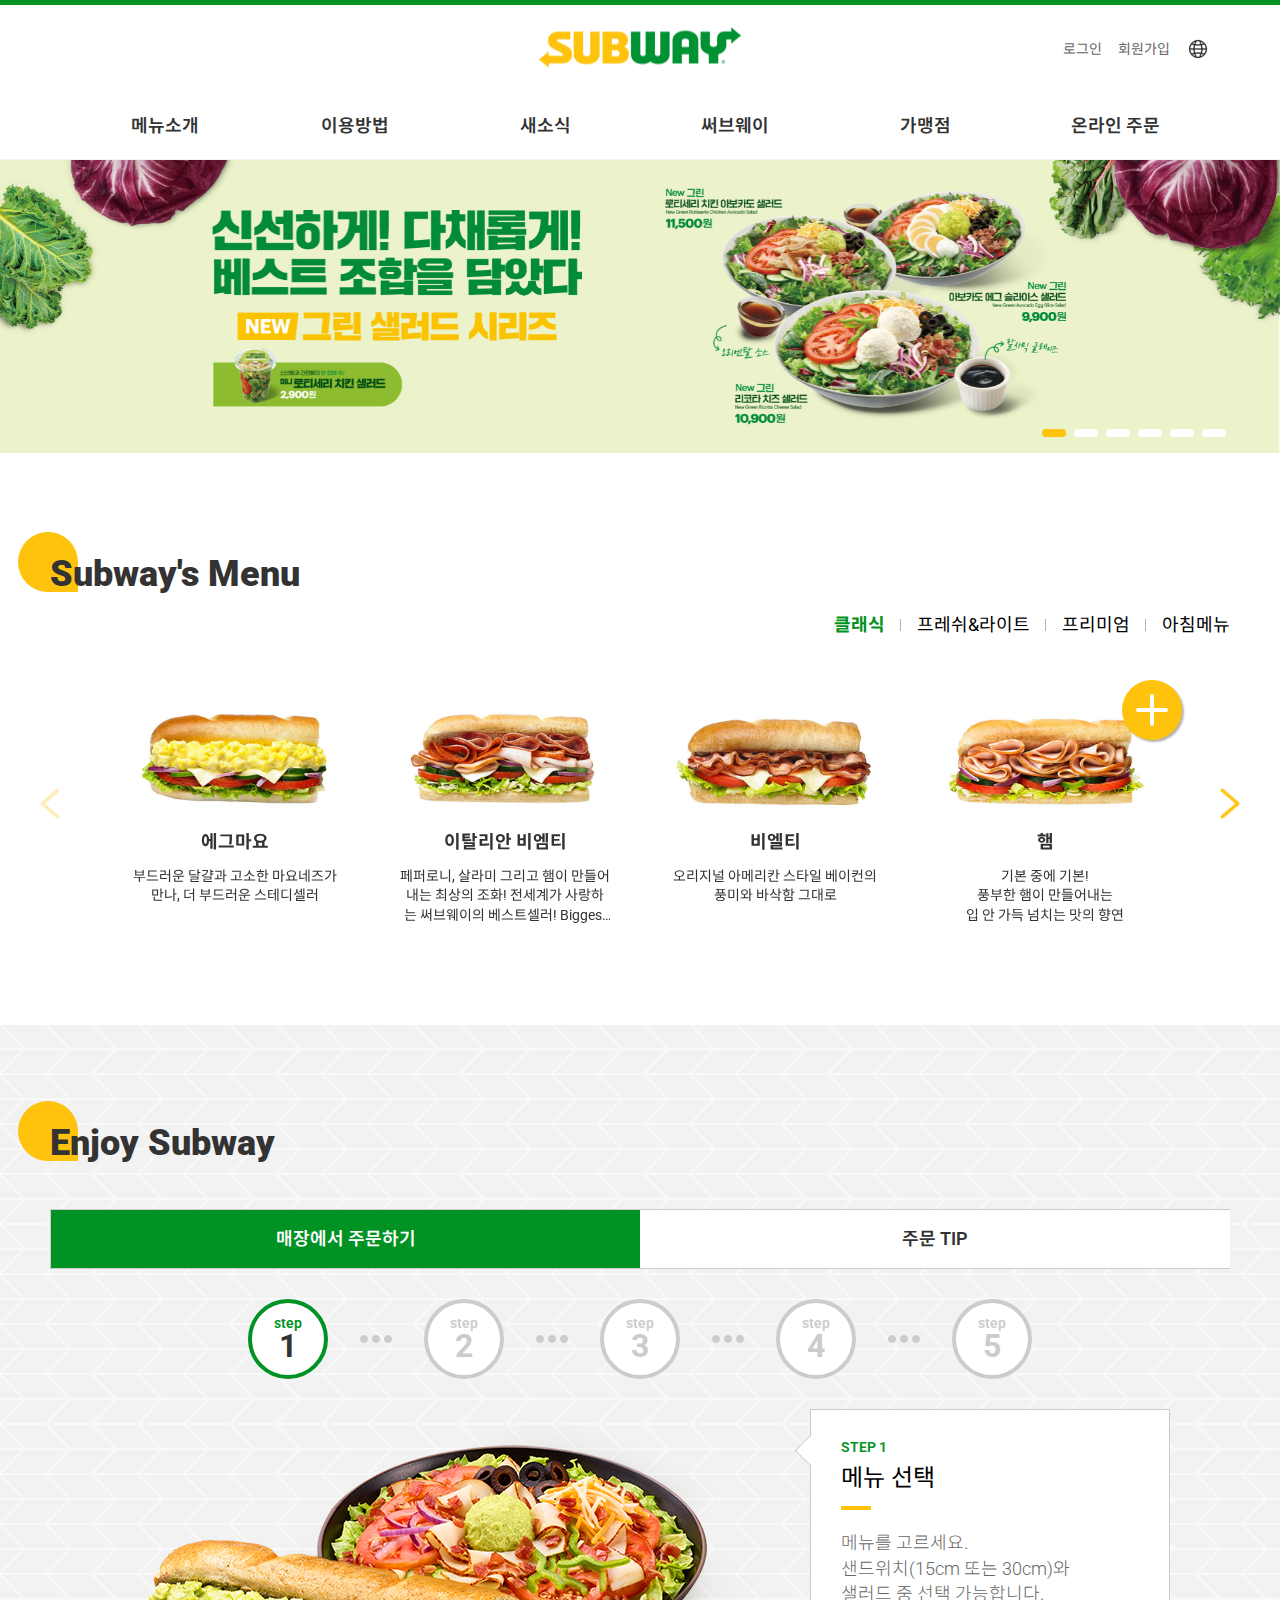
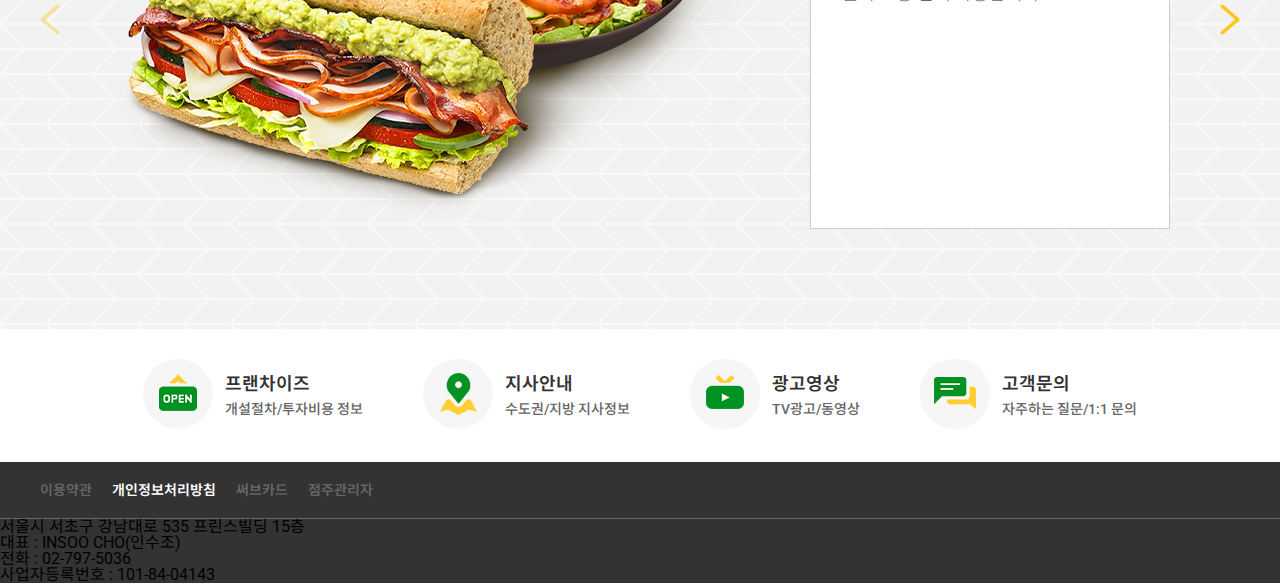
<file: subway/index.html>
<!DOCTYPE html>
<html lang="en">

<head>
    <meta charset="UTF-8">
    <meta name="viewport" content="width=device-width, initial-scale=1.0">
    <title>Subway 써브웨이</title>
    <link rel="stylesheet" href="assets/css/swiper.css">
    <link rel="stylesheet" href="assets/css/style.css">
</head>

<body>
    <header>
        <div class="gnb-header">
            <div class="logo">
                <a href="/">
                    <img src="assets/images/logo_w.png" alt="서브웨이로고">
                </a>
            </div>
            <div class="util">
                <ul>
                    <li><a href="javascript:void(0)">로그인</a></li>
                    <li><a href="javascript:void(0)">회원가입</a></li>
                    <li><a href="javascript:void(0)" class="global"><span class="sr-only">Global Subway</span></a></li>
                </ul>
            </div>
        </div>
        <div class="gnb-menu">
            <ul>
                <li>
                    <p>메뉴소개</p>
                    <ul class="sub-menu">
                        <li><a href="#">샌드위치</a></li>
                        <li><a href="#">랩 · 기타</a></li>
                        <li><a href="#">샐러드</a></li>
                        <li><a href="#">아침메뉴</a></li>
                        <li><a href="#">스마일 썹</a></li>
                        <li><a href="#">단체메뉴</a></li>
                    </ul>
                </li>
                <li>
                    <p>이용방법</p>
                    <ul class="sub-menu">
                        <li><a href="#">써브웨이 이용방법</a></li>
                        <li><a href="#">단체메뉴 이용방법</a></li>
                        <li><a href="#">신선한 재료 소개</a></li>
                        <li><a href="#">App 이용방법</a></li>
                    </ul>
                </li>
                <li>
                    <p>새소식</p>
                    <ul class="sub-menu">
                        <li><a href="#">이벤트 · 프로모션</a></li>
                        <li><a href="#">뉴스 · 공지사항</a></li>
                        <li><a href="#">광고영상</a></li>
                    </ul>
                </li>
                <li>
                    <p>써브웨이</p>
                    <ul class="sub-menu">
                        <li><a href="#">써브웨이 역사</a></li>
                        <li><a href="#">써브웨이 약속</a></li>
                        <li><a href="#">샌드위치 아티스트 지원</a></li>
                        <li><a href="#">매장찾기</a></li>
                    </ul>
                </li>
                <li>
                    <p>가맹점</p>
                    <ul class="sub-menu">
                        <li><a href="#">써브웨이 프렌차이즈</a></li>
                        <li><a href="#">가맹관련 FAQ</a></li>
                        <li><a href="#">가맹신청 · 문의</a></li>
                        <li><a href="#">지사안내</a></li>
                        <li><a href="#">사업설명회</a></li>
                    </ul>
                </li>
                <li>
                    <p>온라인 주문</p>
                    <ul class="sub-menu">
                        <li><a href="#">FAST-SUB</a></li>
                        <li><a href="#">HOME-SUB</a></li>
                        <li><a href="#">단체주문</a></li>
                    </ul>
                </li>
            </ul>
        </div>
    </header>
    <main>
        <!-- 타이틀영역 -->
        <section class="section-title">
            <div class="swiper">
                <div class="swiper-wrapper">
                    <div class="swiper-slide">
                        <a href="#">
                            <img src="assets/images/main_banner_1.jpg" alt="">
                        </a>
                    </div>
                    <div class="swiper-slide">
                        <a href="#">
                            <img src="assets/images/main_banner_2.jpg" alt="">
                        </a>
                    </div>
                    <div class="swiper-slide">
                        <a href="#">
                            <img src="assets/images/main_banner_3.jpg" alt="">
                        </a>
                    </div>
                    <div class="swiper-slide">
                        <a href="#">
                            <img src="assets/images/main_banner_4.jpg" alt="">
                        </a>
                    </div>
                    <div class="swiper-slide">
                        <a href="#">
                            <img src="assets/images/main_banner_5.jpg" alt="">
                        </a>
                    </div>
                    <div class="swiper-slide">
                        <a href="#">
                            <img src="assets/images/main_banner_6.jpg" alt="">
                        </a>
                    </div>
                </div>
            </div>
            <div class="container">
                <div class="swiper-pagination"></div>
            </div>
        </section>
        <!-- // 타이틀영역 -->

        <!-- 메뉴영역 -->
        <section class="section-menu">
            <div class="container">
                <div class="title">
                    <h2>Subway's Menu</h2>
                </div>

                <div class="menu-wrapper">
                    <div class="menu-tabs">
                        <ul>
                            <li class="active">클래식</li>
                            <li>프레쉬&라이트</li>
                            <li>프리미엄</li>
                            <li>아침메뉴</li>
                        </ul>
                    </div>
                    <div class="menu-swiper-wrapper">
                        <!-- 클래식 -->
                        <div class="menu-swiper active">
                            <div class="swiper">
                                <div class="swiper-wrapper">
                                    <div class="swiper-slide">
                                        <a href="javascript:void(0)">
                                            <div class="img-box">
                                                <img src="assets/images/classic_1.jpg" alt="">
                                            </div>
                                            <div class="text-box">
                                                <p>에그마요</p>
                                                <span>부드러운 달걀과 고소한 마요네즈가 만나, 더 부드러운 스테디셀러</span>
                                            </div>
                                        </a>
                                    </div>
                                    <div class="swiper-slide">
                                        <a href="javascript:void(0)">
                                            <div class="img-box">
                                                <img src="assets/images/classic_2.jpg" alt="">
                                            </div>
                                            <div class="text-box">
                                                <p>이탈리안 비엠티</p>
                                                <span>페퍼로니, 살라미 그리고 햄이 만들어내는 최상의 조화! 전세계가 사랑하는 써브웨이의 베스트셀러! Biggest Meatiest
                                                    Tastiest, Its B.M.T!</span>
                                            </div>
                                        </a>
                                    </div>
                                    <div class="swiper-slide">
                                        <a href="javascript:void(0)">
                                            <div class="img-box">
                                                <img src="assets/images/classic_3.jpg" alt="">
                                            </div>
                                            <div class="text-box">
                                                <p>비엘티</p>
                                                <span>오리지널 아메리칸 스타일 베이컨의 풍미와 바삭함 그대로</span>
                                            </div>
                                        </a>
                                    </div>
                                    <div class="swiper-slide">
                                        <a href="javascript:void(0)">
                                            <div class="img-box">
                                                <img src="assets/images/classic_4.jpg" alt="">
                                            </div>
                                            <div class="text-box">
                                                <p>햄</p>
                                                <span>기본 중에 기본!<br>풍부한 햄이 만들어내는<br>입 안 가득 넘치는 맛의 향연</span>
                                            </div>
                                        </a>
                                    </div>
                                    <div class="swiper-slide">
                                        <a href="javascript:void(0)">
                                            <div class="img-box">
                                                <img src="assets/images/classic_5.jpg" alt="">
                                            </div>
                                            <div class="text-box">
                                                <p>참치</p>
                                                <span>남녀노소 누구나 좋아하는<br>담백한 참치와 고소한 마요네즈의 조화</span>
                                            </div>
                                        </a>
                                    </div>
                                </div>
                            </div>
    
                            <div class="swiper-button swiper-button-prev"></div>
                            <div class="swiper-button swiper-button-next"></div>
                        </div>
                        <!-- //클래식 -->

                        <!-- 프레쉬&라이트 -->
                        <div class="menu-swiper">
                            <div class="swiper">
                                <div class="swiper-wrapper">
                                    <div class="swiper-slide">
                                        <a href="javascript:void(0)">
                                            <div class="img-box">
                                                <img src="assets/images/fresh_1.jpg" alt="">
                                            </div>
                                            <div class="text-box">
                                                <p>로티세리 바비큐 치킨</p>
                                                <span>촉촉한 바비큐 치킨의 풍미가득,<br>손으로 찢어 더욱 부드러운 치킨의 혁명</span>
                                            </div>
                                        </a>
                                    </div>
                                    <div class="swiper-slide">
                                        <a href="javascript:void(0)">
                                            <div class="img-box">
                                                <img src="assets/images/fresh_2.jpg" alt="">
                                            </div>
                                            <div class="text-box">
                                                <p>로스트 치킨</p>
                                                <span>오븐에 구워 담백한 저칼로리<br>닭가슴살의 건강한 풍미</span>
                                            </div>
                                        </a>
                                    </div>
                                    <div class="swiper-slide">
                                        <a href="javascript:void(0)">
                                            <div class="img-box">
                                                <img src="assets/images/fresh_1.jpg" alt="">
                                            </div>
                                            <div class="text-box">
                                                <p>써브웨이 클럽</p>
                                                <span>명실공허 시그니처 써브!<br>치킨 슬라이스, 햄, 베이컨의 완벽한 앙상블</span>
                                            </div>
                                        </a>
                                    </div>
                                    <div class="swiper-slide">
                                        <a href="javascript:void(0)">
                                            <div class="img-box">
                                                <img src="assets/images/fresh_1.jpg" alt="">
                                            </div>
                                            <div class="text-box">
                                                <p>치킨 슬라이스</p>
                                                <span>닭가슴살로 만든 치킨 슬라이스로 즐기는 담백한 맛!</span>
                                            </div>
                                        </a>
                                    </div>
                                    <div class="swiper-slide">
                                        <a href="javascript:void(0)">
                                            <div class="img-box">
                                                <img src="assets/images/fresh_1.jpg" alt="">
                                            </div>
                                            <div class="text-box">
                                                <p>베지</p>
                                                <span>갓 구운 빵과 신선한 7가지 야채로 즐기는 깔끔한 한끼</span>
                                            </div>
                                        </a>
                                    </div>
                                </div>
                            </div>
    
                            <div class="swiper-button swiper-button-prev"></div>
                            <div class="swiper-button swiper-button-next"></div>
                        </div>
                        <!-- //프레쉬&라이트 -->

                        <!-- 프리미엄 -->
                        <div class="menu-swiper">
                            <div class="swiper">
                                <div class="swiper-wrapper">
                                    <div class="swiper-slide">
                                        <a href="javascript:void(0)">
                                            <div class="img-box">
                                                <img src="assets/images/premium_1.jpg" alt="">
                                            </div>
                                            <div class="text-box">
                                                <p>쉬림프</p>
                                                <span>탱글한 식감이 그대로 살아있는 통새우가 5마리 들어가 한 입 베어 먹을 때마다 진짜 새우의 풍미가 가득</span>
                                            </div>
                                        </a>
                                    </div>
                                    <div class="swiper-slide">
                                        <a href="javascript:void(0)">
                                            <div class="img-box">
                                                <img src="assets/images/premium_2.jpg" alt="">
                                            </div>
                                            <div class="text-box">
                                                <p>풀드 포크 바비큐</p>
                                                <span>훈연한 미국 정통 스타일의 리얼 바비큐 풀드포크가 들어간 샌드위치</span>
                                            </div>
                                        </a>
                                    </div>
                                    <div class="swiper-slide">
                                        <a href="javascript:void(0)">
                                            <div class="img-box">
                                                <img src="assets/images/premium_3.jpg" alt="">
                                            </div>
                                            <div class="text-box">
                                                <p>스테이크&치즈</p>
                                                <span>육즙이 쫙~<br>풍부한 비프 스테이크의 풍미가 입안 한가득</span>
                                            </div>
                                        </a>
                                    </div>
                                    <div class="swiper-slide">
                                        <a href="javascript:void(0)">
                                            <div class="img-box">
                                                <img src="assets/images/premium_4.jpg" alt="">
                                            </div>
                                            <div class="text-box">
                                                <p>치킨 베이컨 아보카도</p>
                                                <span>담백하게 닭가슴살로 만든 치킨 슬라이스와 베이컨, 부드러운 아보카도의 만남</span>
                                            </div>
                                        </a>
                                    </div>
                                    <div class="swiper-slide">
                                        <a href="javascript:void(0)">
                                            <div class="img-box">
                                                <img src="assets/images/premium_5.jpg" alt="">
                                            </div>
                                            <div class="text-box">
                                                <p>스파이시 이탈리안</p>
                                                <span>살라미, 페퍼로니가 입안 한가득! 쏘 핫한 이탈리아의 맛</span>
                                            </div>
                                        </a>
                                    </div>
                                    <div class="swiper-slide">
                                        <a href="javascript:void(0)">
                                            <div class="img-box">
                                                <img src="assets/images/premium_6.jpg" alt="">
                                            </div>
                                            <div class="text-box">
                                                <p>치킨 데리야끼</p>
                                                <span>담백한 치킨 스트랩에 달콤짭쪼름한 써브웨이 특제 데리야끼 소스와의 환상적인 만남</span>
                                            </div>
                                        </a>
                                    </div>
                                </div>
                            </div>
    
                            <div class="swiper-button swiper-button-prev"></div>
                            <div class="swiper-button swiper-button-next"></div>
                        </div>
                        <!-- //프리미엄 -->

                        <!-- 아침메뉴 -->
                        <div class="menu-swiper">
                            <div class="swiper">
                                <div class="swiper-wrapper">
                                    <div class="swiper-slide">
                                        <a href="javascript:void(0)">
                                            <div class="img-box">
                                                <img src="assets/images/morning_1.png" alt="">
                                            </div>
                                            <div class="text-box">
                                                <p>햄, 에그&치즈</p>
                                                <span>푹신한 오믈렛과 햄의 가장 클래식한 조화</span>
                                            </div>
                                        </a>
                                    </div>
                                    <div class="swiper-slide">
                                        <a href="javascript:void(0)">
                                            <div class="img-box">
                                                <img src="assets/images/morning_2.png" alt="">
                                            </div>
                                            <div class="text-box">
                                                <p>웨스턴, 에그&치즈</p>
                                                <span>토마토, 피망, 양파 세가지 야채가 더해져 더욱 신선한 하루 시작</span>
                                            </div>
                                        </a>
                                    </div>
                                </div>
                            </div>
    
                            <div class="swiper-button swiper-button-prev"></div>
                            <div class="swiper-button swiper-button-next"></div>
                        </div>
                        <!-- // 아침메뉴 -->
                    </div>
                </div>
            </div>
        </section>
        <!-- // 메뉴 영역 -->

        <!-- 뉴스 영역 -->
        <!-- <section class="section-news">
            <div class="container">
                <div class="title">
                    <h2>Subway's New</h2>
                </div>
                <div class="sub-title">
                    <p>써브웨이의 다양한 소식을<br>빠르게 전달해드립니다.</p>
                </div>

                <div class="news-content">
                    <ul>
                        <li>
                            <a href="#">개인정보 처리방침 개정안내</a>
                        </li>
                        <li>
                            <a href="#">써브웨이와 함께하는 tvN, TVING '눈물의 여왕'</a>
                        </li>
                        <li>
                            <a href="#">써브웨이와 함께하는 TVING '피라미드 게임'</a>
                        </li>
                    </ul>

                    <div class="news-more">
                        <a href="#">View More</a>
                    </div>
                </div>
            </div>
        </section> -->
        <!-- // 뉴스 영역 -->

        <!-- 이용방법 영역 -->
        <section class="section-enjoy">
            <div class="container">
                <div class="title">
                    <h2>Enjoy Subway</h2>
                </div>
                <div class="enjoy-tabs">
                    <ul>
                        <li class="active">매장에서 주문하기</li>
                        <li>주문 TIP</li>
                    </ul>
                </div>
            </div>
            <div class="enjoy-contents">
                <div class="enjoy-steps">
                    <ol>
                        <li class="active">
                            step
                            <span>1</span>
                        </li>
                        <li>
                            step
                            <span>2</span>
                        </li>
                        <li>
                            step
                            <span>3</span>
                        </li>
                        <li>
                            step
                            <span>4</span>
                        </li>
                        <li>
                            step
                            <span>5</span>
                        </li>
                    </ol>
                </div>
                <div class="enjoy-container">
                    <div class="enjoy-contents-list">
                        <ol>
                            <li class="active">
                                <img src="assets/images/enjoy_step_1.png" alt="">
                            </li>
                            <li>
                                <img src="assets/images/enjoy_step_2.png" alt="">
                            </li>
                            <li>
                                <img src="assets/images/enjoy_step_3.png" alt="">
                            </li>
                            <li>
                                <img src="assets/images/enjoy_step_4.png" alt="">
                            </li>
                            <li>
                                <img src="assets/images/enjoy_step_5.png" alt="">
                            </li>
                        </ol>
                    </div>

                    <div class="enjoy-contents-button">
                        <a href="javascript:void(0)" class="enjoy-contents-button-prev disabled">이용방법 이전스텝</a>
                        <a href="javascript:void(0)" class="enjoy-contents-button-next">이용방법 이후스텝</a>
                    </div>

                    <div class="enjoy-contents-text">
                        <p class="enjoy-contents-text-num">STEP 1</p>
                        <ol>
                            <li class="active">
                                <strong>메뉴 선택</strong>
                                <p>
                                    메뉴를 고르세요.<br>
                                    샌드위치(15cm 또는 30cm)와<br>
                                    샐러드 중 선택 가능합니다.
                                </p>
                            </li>
                            <li>
                                <strong>빵 선택</strong>
                                <p>
                                    매장에서 직접 구운 6가지 종류 중<br>
                                    고객님의 원하는 빵으로<br>
                                    추가비용 없이 선택 가능합니다.
                                </p>
                            </li>
                            <li>
                                <strong>추가토핑 선택</strong>
                                <p>
                                    나만의 메뉴를 더욱 풍성하게 즐기세요.
                                </p>
                            </li>
                            <li>
                                <strong>야채&소스 선택</strong>
                                <p>
                                    나만의 스타일을 완성하는 단계!<br>
                                    원하지 않는 야채를 빼고 좋아하는 야채는 더하세요.<br>
                                    오늘의 기분에 맞는 소스를 선택해주세요.
                                </p>
                            </li>
                            <li>
                                <strong>세트 선택</strong>
                                <p>
                                    세트로 구매하시면 할인혜택을<br>
                                    받으실 수 있습니다. 세트로<br>
                                    더욱 든든하고 알차게 즐기세요.
                                </p>
                            </li>
                        </ol>
                    </div>
                </div>
            </div>
        </section>
        <!-- // 이용방법 영역 -->

        <!-- 안내 영역 -->
        <div class="section-info">
            <div class="container">
                <ul>
                    <li>
                        <a href="javascript:void(0)">
                            <div class="icon-box">
                                <img src="assets/images/bottom_icon_open.png" alt="프랜차이즈">
                            </div>
                            <div class="text-box">
                                <p>프랜차이즈</p>
                                <span>개설절차/투자비용 정보</span>
                            </div>
                        </a>
                    </li>
                    <li>
                        <a href="javascript:void(0)">
                            <div class="icon-box">
                                <img src="assets/images/bottom_icon_map.png" alt="지사안내">
                            </div>
                            <div class="text-box">
                                <p>지사안내</p>
                                <span>수도권/지방 지사정보</span>
                            </div>
                        </a>
                    </li>
                    <li>
                        <a href="javascript:void(0)">
                            <div class="icon-box">
                                <img src="assets/images/bottom_icon_video.png" alt="광고영상">
                            </div>
                            <div class="text-box">
                                <p>광고영상</p>
                                <span>TV광고/동영상</span>
                            </div>
                        </a>
                    </li>
                    <li>
                        <a href="javascript:void(0)">
                            <div class="icon-box">
                                <img src="assets/images/bottom_icon_chat.png" alt="고객문의">
                            </div>
                            <div class="text-box">
                                <p>고객문의</p>
                                <span>자주하는 질문/1:1 문의</span>
                            </div>
                        </a>
                    </li>
                </ul>
            </div>
        </div>
        <!-- // 안내 영역 -->

        <!-- 퀵 메뉴 -->
        <div class="quick-menu">
            <div class="quick-menu-button">
                <a href="javascript:void(0)">
                    <span class="sr-only">퀵 메뉴 이동버튼</span>
                </a>
            </div>
            <div class="quick-menu-list">
                <ul>
                    <li><a href="#">온라인 주문</a></li>
                    <li><a href="#">써브웨이 이용방법</a></li>
                    <li><a href="#">이벤트 · 프로모션</a></li>
                    <li><a href="#">가맹신청 · 문의</a></li>
                </ul>
            </div>
        </div>
        <!-- // 퀵 메뉴 -->
    </main>
    <footer>
        <div class="footer-top">
            <ul>
                <li><a href="javascript:void(0)">이용약관</a></li>
                <li class="active"><a href="javascript:void(0)"><strong>개인정보처리방침</strong></a></li>
                <li><a href="javascript:void(0)">써브카드</a></li>
                <li><a href="javascript:void(0)">점주관리자</a></li>
            </ul>
        </div>
        <div class="footer-bottom">
            <div class="text-wrap">
                <ul>
                    <li>서울시 서초구 강남대로 535 프린스빌딩 15층</li>
                    <li>대표 : INSOO CHO(인수조)</li>
                    <li>전화 : 02-797-5036</li>
                    <li>사업자등록번호 : 101-84-04143</li>
                </ul>
            </div>
        </div>
    </footer>
    <script src="assets/js/swiper-bundle.min.js"></script>
    <script src="assets/js/script.js"></script>
</body>

</html>
</file>
<file: subway/assets/css/style.css>
@import url("https://fonts.googleapis.com/css2?family=Noto+Sans+KR:wght@100..900&family=Roboto:ital,wght@0,100;0,300;0,400;0,500;0,700;0,900;1,100;1,300;1,400;1,500;1,700;1,900&display=swap");
/* http://meyerweb.com/eric/tools/css/reset/
   v5.0.2 | 20191019
   License: none (public domain)
*/
html, body, div, span, applet, object, iframe,
h1, h2, h3, h4, h5, h6, p, blockquote, pre,
a, abbr, acronym, address, big, cite, code,
del, dfn, em, img, ins, kbd, q, s, samp,
small, strike, strong, sub, sup, tt, var,
b, u, i, center,
dl, dt, dd, ol, ul, li,
fieldset, form, label, legend,
table, caption, tbody, tfoot, thead, tr, th, td,
article, aside, canvas, details, embed,
figure, figcaption, footer, header, hgroup,
main, menu, nav, output, ruby, section, summary,
time, mark, audio, video {
  margin: 0;
  padding: 0;
  border: 0;
  font-size: 100%;
  font: inherit;
  vertical-align: baseline;
}

/* HTML5 display-role reset for older browsers */
article, aside, details, figcaption, figure,
footer, header, hgroup, main, menu, nav, section {
  display: block;
}

/* HTML5 hidden-attribute fix for newer browsers */
* {
  margin: 0;
  padding: 0;
  -webkit-box-sizing: border-box;
          box-sizing: border-box;
}

*[hidden] {
  display: none;
}

body {
  line-height: 1;
}

menu, ol, ul {
  list-style: none;
}

blockquote, q {
  quotes: none;
}

blockquote:before, blockquote:after,
q:before, q:after {
  content: "";
  content: none;
}

table {
  border-collapse: collapse;
  border-spacing: 0;
}

html {
  font-family: "Roboto", "Noto Sans KR", sans-serif;
}

img {
  max-width: 100%;
}

a {
  text-decoration: none;
}

.sr-only {
  position: absolute;
  width: 0;
  height: 0;
  opacity: 0;
  clip: rect(0, 0, 0, 0);
}

[class^=section-] {
  position: relative;
}

.container {
  max-width: 1180px;
  margin: 0 auto;
  padding: 6.25rem 0;
}

.title {
  z-index: 2;
  position: relative;
}
.title h2 {
  font-size: 2.25rem;
  font-weight: 900;
  color: #333;
}
.title:before {
  z-index: -1;
  content: "";
  position: absolute;
  left: -2rem;
  bottom: 0;
  width: 3.75rem;
  height: 3.75rem;
  border-radius: 50% 50% 0 50%;
  background: #ffc20d;
}

.sub-title {
  margin-top: 1.5rem;
}
.sub-title p {
  font-size: 1.25rem;
  font-weight: 600;
  line-height: 1.4;
}

header {
  border-top: 5px solid #009223;
  background: white;
}
header .gnb-header {
  position: relative;
  display: -webkit-box;
  display: -ms-flexbox;
  display: flex;
  -webkit-box-align: center;
      -ms-flex-align: center;
          align-items: center;
  -webkit-box-pack: end;
      -ms-flex-pack: end;
          justify-content: flex-end;
  max-width: 1140px;
  margin: 0 auto;
  padding: 2rem 0;
}
header .gnb-header .logo {
  position: absolute;
  top: 50%;
  left: 50%;
  -webkit-transform: translate(-50%, -50%);
          transform: translate(-50%, -50%);
}
header .gnb-header .util ul {
  display: -webkit-box;
  display: -ms-flexbox;
  display: flex;
  -webkit-box-align: center;
      -ms-flex-align: center;
          align-items: center;
}
header .gnb-header .util ul li {
  margin-left: 1rem;
}
header .gnb-header .util ul li:first-child {
  margin-left: 0;
}
header .gnb-header .util ul li a {
  display: block;
  font-size: 0.875rem;
  color: #666;
}
header .gnb-header .util ul li a.global {
  width: 1.5rem;
  height: 1.5rem;
  background: url("../images/icon_util.png") no-repeat center center/cover;
}
header .gnb-menu {
  border-bottom: 1px solid #f3f3f3;
}
header .gnb-menu > ul {
  display: -webkit-box;
  display: -ms-flexbox;
  display: flex;
  max-width: 1140px;
  margin: 0 auto;
}
header .gnb-menu > ul li {
  z-index: 10;
  position: relative;
  width: 190px;
  text-align: center;
  padding: 1.5rem 0;
}
header .gnb-menu > ul li p {
  font-size: 1.125rem;
  font-weight: 600;
  color: #333;
  cursor: pointer;
}
header .gnb-menu > ul li .sub-menu {
  position: absolute;
  top: 100%;
  -webkit-transform: scaleY(0);
          transform: scaleY(0);
  -webkit-box-orient: vertical;
  -webkit-box-direction: normal;
      -ms-flex-direction: column;
          flex-direction: column;
  -webkit-transform-origin: top;
          transform-origin: top;
  border: 2px solid #009223;
  border-top: none;
  background: white;
}
header .gnb-menu > ul li .sub-menu li {
  padding: 0;
}
header .gnb-menu > ul li .sub-menu li a {
  display: block;
  color: #333;
  font-size: 0.875rem;
  padding: 1rem 0;
}
header .gnb-menu > ul li:hover p {
  color: #009223;
}
header .gnb-menu > ul li:hover .sub-menu {
  -webkit-transition: all 0.3s;
  transition: all 0.3s;
  -webkit-transform: scaleY(1);
          transform: scaleY(1);
}
header .gnb-menu > ul li:hover .sub-menu li:hover a {
  color: white;
  background: #009223;
}

footer {
  background: #333;
}
footer .footer-top {
  border-bottom: 1px solid #666;
}
footer .footer-top ul {
  display: -webkit-box;
  display: -ms-flexbox;
  display: flex;
  -webkit-box-align: center;
      -ms-flex-align: center;
          align-items: center;
  width: 1200px;
  margin: 0 auto;
  padding: 1.25rem 0;
}
footer .footer-top ul li {
  margin-right: 1.25rem;
}
footer .footer-top ul li:last-child {
  margin-right: 0;
}
footer .footer-top ul li a {
  font-size: 0.875rem;
  font-weight: 600;
  color: #666;
}
footer .footer-top ul li.active a {
  color: white;
}

.quick-menu {
  z-index: 100;
  position: fixed;
  left: 50%;
  bottom: 10rem;
  -webkit-transform: translateX(-50%);
          transform: translateX(-50%);
  margin-left: 40vw;
}
.quick-menu-button {
  position: relative;
  width: 3.75rem;
  height: 3.75rem;
  border-radius: 50%;
  background: #ffc20d;
  -webkit-box-shadow: 0.125rem 0.125rem 0.125rem rgba(0, 0, 0, 0.3);
          box-shadow: 0.125rem 0.125rem 0.125rem rgba(0, 0, 0, 0.3);
}
.quick-menu-button a {
  position: relative;
  display: block;
  width: 100%;
  height: 100%;
  -webkit-transform-origin: center center;
          transform-origin: center center;
  -webkit-transition: all 0.3s;
  transition: all 0.3s;
}
.quick-menu-button a:before {
  content: "";
  position: absolute;
  top: 50%;
  left: 50%;
  width: 2rem;
  height: 0.25rem;
  border-radius: 0.25rem;
  background: white;
  -webkit-transform: translate(-50%, -50%);
          transform: translate(-50%, -50%);
}
.quick-menu-button a:after {
  content: "";
  position: absolute;
  top: 50%;
  left: 50%;
  width: 0.25rem;
  height: 2rem;
  border-radius: 0.25rem;
  background: white;
  -webkit-transform: translate(-50%, -50%);
          transform: translate(-50%, -50%);
}
.quick-menu-list {
  position: absolute;
  left: 50%;
  margin-bottom: 1.5rem;
  bottom: 100%;
  -webkit-transform: scaleY(0) translateX(-50%);
          transform: scaleY(0) translateX(-50%);
  -webkit-transform-origin: bottom;
          transform-origin: bottom;
  -webkit-transition: all 0.15s;
  transition: all 0.15s;
  -webkit-transition-delay: 0.3s;
          transition-delay: 0.3s;
}
.quick-menu-list ul li {
  position: relative;
  margin-bottom: 0.5rem;
  text-align: center;
  background: #ffc20d;
}
.quick-menu-list ul li:after, .quick-menu-list ul li:before {
  content: "";
  position: absolute;
  top: 50%;
  width: 0.5rem;
  height: 0.5rem;
  border-radius: 50%;
  -webkit-transform: translateY(-50%);
          transform: translateY(-50%);
  background: white;
}
.quick-menu-list ul li:before {
  left: 0.75rem;
}
.quick-menu-list ul li:after {
  right: 0.75rem;
}
.quick-menu-list ul li:nth-child(2n) {
  background: #009223;
}
.quick-menu-list ul li:last-child {
  margin-bottom: 0;
}
.quick-menu-list ul li a {
  position: relative;
  display: block;
  min-width: 12.5rem;
  padding: 0.875rem 1.25rem;
  font-size: 1rem;
  color: white;
  font-weight: 600;
}
.quick-menu.active .quick-menu-button a {
  -webkit-transform: rotate(45deg);
          transform: rotate(45deg);
}
.quick-menu.active .quick-menu-list {
  -webkit-transform: scaleY(1) translateX(-50%);
          transform: scaleY(1) translateX(-50%);
}

.section-title .container {
  position: relative;
  padding: 0;
}
.section-title .swiper {
  max-width: 1920px;
  margin: 0 auto;
}
.section-title .swiper-pagination {
  bottom: 1rem;
  text-align: right;
}
.section-title .swiper-pagination span {
  width: 1.5rem;
  height: 0.5rem;
  border-radius: 0.25rem;
  opacity: 1;
  background: white;
}
.section-title .swiper-pagination span.swiper-pagination-bullet-active {
  background: #ffc20d;
}
.section-menu .menu-tabs {
  margin: 1.5rem 0 3rem;
}
.section-menu .menu-tabs ul {
  display: -webkit-box;
  display: -ms-flexbox;
  display: flex;
  -webkit-box-align: center;
      -ms-flex-align: center;
          align-items: center;
  -webkit-box-pack: end;
      -ms-flex-pack: end;
          justify-content: flex-end;
}
.section-menu .menu-tabs ul li {
  position: relative;
  font-size: 1.125rem;
  margin: 0 1rem;
  cursor: pointer;
}
.section-menu .menu-tabs ul li:after {
  content: "";
  position: absolute;
  top: 50%;
  right: -1rem;
  width: 1px;
  height: 0.75rem;
  background: rgba(0, 0, 0, 0.3);
  -webkit-transform: translateY(-50%);
          transform: translateY(-50%);
}
.section-menu .menu-tabs ul li:first-child {
  margin-left: 0;
}
.section-menu .menu-tabs ul li:last-child {
  margin-right: 0;
}
.section-menu .menu-tabs ul li:last-child:after {
  display: none;
}
.section-menu .menu-tabs ul li.active {
  font-weight: bold;
  color: #009223;
}
.section-menu .container {
  position: relative;
}
.section-menu .menu-wrapper .menu-swiper {
  display: none;
}
.section-menu .menu-wrapper .menu-swiper.active {
  display: block;
}
.section-menu .menu-wrapper .menu-swiper-wrapper {
  position: relative;
  padding: 0 3.75rem;
}
.section-menu .menu-wrapper .swiper-slide {
  position: relative;
  text-align: center;
}
.section-menu .menu-wrapper .swiper-slide a {
  position: relative;
  display: block;
  color: #333;
  padding: 0 1.25rem;
}
.section-menu .menu-wrapper .swiper-slide a p {
  font-size: 1.125rem;
  font-weight: 700;
  margin-bottom: 1rem;
}
.section-menu .menu-wrapper .swiper-slide a span {
  display: -webkit-box;
  -webkit-box-orient: vertical;
  text-overflow: ellipsis;
  font-size: 0.875rem;
  overflow: hidden;
  line-height: 1.4;
  -webkit-line-clamp: 3;
}
.section-menu .menu-wrapper .swiper-slide a:before {
  content: "";
  position: absolute;
  top: 50%;
  left: 50%;
  display: block;
  width: 3rem;
  height: 3rem;
  border-radius: 50%;
  -webkit-transform: translate(-50%, -50%) scale(0);
          transform: translate(-50%, -50%) scale(0);
  -webkit-transition: all 0.3s;
  transition: all 0.3s;
  -webkit-transform-origin: center center;
          transform-origin: center center;
  background: #ffc20d url("../images/icon_search.png") no-repeat center center/50%;
}
.section-menu .menu-wrapper .swiper-slide a:hover:before {
  -webkit-transform: translate(-50%, -50%) scale(1);
          transform: translate(-50%, -50%) scale(1);
}
.section-menu .menu-wrapper .swiper-button {
  z-index: 10;
  width: 3.75rem;
  height: 3.75rem;
  margin-top: 0;
  border-radius: 50%;
  opacity: 1;
  -webkit-transform: translateY(-50%);
          transform: translateY(-50%);
}
.section-menu .menu-wrapper .swiper-button:after {
  content: "";
}
.section-menu .menu-wrapper .swiper-button-prev {
  left: -1.875rem;
  background: url("../images/icon_prev.png") no-repeat center center/20px;
}
.section-menu .menu-wrapper .swiper-button-next {
  right: -1.875rem;
  background: url("../images/icon_next.png") no-repeat center center/20px;
}
.section-menu .menu-wrapper .swiper-button:hover {
  background-color: #009223;
}
.section-menu .menu-wrapper .swiper-button-disabled {
  opacity: 0.3;
}
.section-menu .menu-wrapper .swiper-button-lock {
  display: -webkit-box;
  display: -ms-flexbox;
  display: flex;
}
.section-news .news-content {
  margin-top: 3rem;
}
.section-news .news-content ul li a {
  position: relative;
  font-size: 1.125rem;
  font-weight: 600;
  color: #333;
}
.section-news .news-content ul li a:hover {
  color: #009223;
}
.section-news .news-content .news-more {
  text-align: center;
  margin-top: 3rem;
}
.section-news .news-content .news-more a {
  position: relative;
  display: inline-block;
  font-size: 1.125rem;
  font-weight: 600;
  color: #333;
  -webkit-transition: all 0.3s;
  transition: all 0.3s;
  overflow: hidden;
}
.section-news .news-content .news-more a:before {
  z-index: -1;
  content: "";
  position: absolute;
  left: 0;
  bottom: 0;
  width: 100%;
  height: 0.25rem;
  -webkit-transition: all 0.3s;
  transition: all 0.3s;
  -webkit-transform: scaleX(0);
          transform: scaleX(0);
  -webkit-transform-origin: left;
          transform-origin: left;
  background: #ffc20d;
}
.section-news .news-content .news-more a:hover {
  border-color: #ffc20d;
}
.section-news .news-content .news-more a:hover:before {
  -webkit-transform: scaleX(1);
          transform: scaleX(1);
}
.section-enjoy {
  padding-bottom: 6.25rem;
  background: url("../images/bg_content.gif");
}
.section-enjoy .container {
  padding-bottom: 0;
}
.section-enjoy .enjoy-tabs {
  margin-top: 3rem;
}
.section-enjoy .enjoy-tabs ul {
  display: -webkit-box;
  display: -ms-flexbox;
  display: flex;
  -webkit-box-pack: center;
      -ms-flex-pack: center;
          justify-content: center;
  border-top: 1px solid #ccc;
  border-bottom: 1px solid #ccc;
}
.section-enjoy .enjoy-tabs ul li {
  width: 100%;
  text-align: center;
  font-size: 1.125rem;
  font-weight: 600;
  color: #333;
  padding: 1.25rem 0;
  background: white;
  cursor: pointer;
}
.section-enjoy .enjoy-tabs ul li:first-child {
  border-left: 1px solid #ccc;
}
.section-enjoy .enjoy-tabs ul li:last-child {
  border-radius: 1px solid #ccc;
}
.section-enjoy .enjoy-tabs ul li.active {
  color: white;
  background: #009223;
}
.section-enjoy .enjoy-steps {
  margin: 1.875rem 0;
}
.section-enjoy .enjoy-steps ol {
  display: -webkit-box;
  display: -ms-flexbox;
  display: flex;
  -webkit-box-pack: center;
      -ms-flex-pack: center;
          justify-content: center;
}
.section-enjoy .enjoy-steps ol li {
  position: relative;
  display: -webkit-box;
  display: -ms-flexbox;
  display: flex;
  -webkit-box-align: center;
      -ms-flex-align: center;
          align-items: center;
  -webkit-box-pack: center;
      -ms-flex-pack: center;
          justify-content: center;
  -webkit-box-orient: vertical;
  -webkit-box-direction: normal;
      -ms-flex-direction: column;
          flex-direction: column;
  width: 5rem;
  height: 5rem;
  font-size: 0.875rem;
  font-weight: 600;
  text-align: center;
  color: #ccc;
  margin: 0 3rem;
  border-radius: 50%;
  border: 0.25rem solid #ccc;
  background: white;
}
.section-enjoy .enjoy-steps ol li:before {
  content: "";
  position: absolute;
  width: 2rem;
  height: 0.5rem;
  left: -4.25rem;
  background: url("../images/icon_step_grey.png") no-repeat center center/cover;
}
.section-enjoy .enjoy-steps ol li span {
  font-size: 2rem;
  font-weight: 700;
}
.section-enjoy .enjoy-steps ol li:first-child {
  margin-left: 0;
}
.section-enjoy .enjoy-steps ol li:first-child:before {
  display: none;
}
.section-enjoy .enjoy-steps ol li:last-child {
  margin-right: 0;
}
.section-enjoy .enjoy-steps ol li.active {
  color: #009223;
  border-color: #009223;
}
.section-enjoy .enjoy-steps ol li.active span {
  color: #333;
}
.section-enjoy .enjoy-steps ol li.active:before {
  background: url("../images/icon_step_green.png") no-repeat center center/cover;
}
.section-enjoy .enjoy-steps ol li.focus {
  color: white;
  background-color: #009223;
}
.section-enjoy .enjoy-steps ol li.focus span {
  color: white;
}
.section-enjoy .enjoy-container {
  position: relative;
  max-width: 73.75rem;
  height: 26.25rem;
  margin: 0 auto;
}
.section-enjoy .enjoy-contents {
  overflow: hidden;
}
.section-enjoy .enjoy-contents-list ol {
  display: -webkit-box;
  display: -ms-flexbox;
  display: flex;
}
.section-enjoy .enjoy-contents-list ol li {
  position: absolute;
  left: 150%;
  min-width: 1180px;
  padding: 0 1.875rem;
  -webkit-transition: all 0.3s;
  transition: all 0.3s;
}
.section-enjoy .enjoy-contents-list ol li img {
  -webkit-transition: all 0.3s;
  transition: all 0.3s;
  -webkit-transform: scale(0.6);
          transform: scale(0.6);
}
.section-enjoy .enjoy-contents-list ol li.active {
  left: 0;
}
.section-enjoy .enjoy-contents-list ol li.active img {
  -webkit-transform: scale(1);
          transform: scale(1);
}
.section-enjoy .enjoy-contents-list ol li.active + li {
  left: 100%;
}
.section-enjoy .enjoy-contents .enjoy-contents-button a {
  position: absolute;
  top: 50%;
  display: block;
  width: 3.75rem;
  height: 3.75rem;
  font-size: 0;
  border-radius: 50%;
  -webkit-transform: translateY(-50%);
          transform: translateY(-50%);
}
.section-enjoy .enjoy-contents .enjoy-contents-button a:hover {
  background-color: #009223;
}
.section-enjoy .enjoy-contents .enjoy-contents-button a.disabled {
  cursor: default;
  opacity: 0.4;
}
.section-enjoy .enjoy-contents .enjoy-contents-button a.disabled:hover {
  background-color: transparent;
}
.section-enjoy .enjoy-contents .enjoy-contents-button-prev {
  left: -1.875rem;
  background: url("../images/icon_prev.png") no-repeat center center/1.25rem;
}
.section-enjoy .enjoy-contents .enjoy-contents-button-next {
  right: -1.875rem;
  background: url("../images/icon_next.png") no-repeat center center/1.25rem;
}
.section-enjoy .enjoy-contents-text {
  position: absolute;
  top: 0;
  right: 3.75rem;
  bottom: 0;
  width: 22.5rem;
  padding: 1.875rem;
  border: 1px solid #ccc;
  background: white;
}
.section-enjoy .enjoy-contents-text:before {
  content: "";
  position: absolute;
  top: 1.875rem;
  left: -0.75rem;
  width: 1.25rem;
  height: 1.25rem;
  border-top: 1px solid #ccc;
  border-left: 1px solid #ccc;
  -webkit-transform: rotate(-45deg);
          transform: rotate(-45deg);
  -webkit-transform-origin: center center;
          transform-origin: center center;
  background: white;
}
.section-enjoy .enjoy-contents-text-num {
  font-size: 0.875rem;
  font-weight: 600;
  color: #009223;
}
.section-enjoy .enjoy-contents-text li {
  position: absolute;
  left: 1.875rem;
  right: 1.875rem;
  margin-top: 0.75rem;
}
.section-enjoy .enjoy-contents-text li strong {
  position: relative;
  display: block;
  font-size: 1.5rem;
  font-weight: 400;
  padding-bottom: 1.25rem;
  margin-bottom: 1.25rem;
  opacity: 0;
  -webkit-transform: translateX(1.25rem);
          transform: translateX(1.25rem);
}
.section-enjoy .enjoy-contents-text li strong:before {
  content: "";
  position: absolute;
  left: 0;
  bottom: 0;
  width: 0;
  height: 0.25rem;
  background: #ffc20d;
}
.section-enjoy .enjoy-contents-text li p {
  font-size: 1.125rem;
  font-weight: 300;
  line-height: 1.4;
  color: #666;
  opacity: 0;
  -webkit-transform: translateY(1.25rem);
          transform: translateY(1.25rem);
}
.section-enjoy .enjoy-contents-text li.active strong {
  opacity: 1;
  -webkit-transform: translateX(0);
          transform: translateX(0);
  -webkit-transition: all 0.3s;
  transition: all 0.3s;
}
.section-enjoy .enjoy-contents-text li.active strong:before {
  width: 1.875rem;
  -webkit-transition: all 0.3s;
  transition: all 0.3s;
  -webkit-transition-delay: 0.3s;
          transition-delay: 0.3s;
}
.section-enjoy .enjoy-contents-text li.active p {
  opacity: 1;
  -webkit-transition: all 0.3s;
  transition: all 0.3s;
  -webkit-transition-delay: 0.6s;
          transition-delay: 0.6s;
  -webkit-transform: translateY(0);
          transform: translateY(0);
}
.section-info .container {
  padding: 1.875rem 0;
}
.section-info ul {
  display: -webkit-box;
  display: -ms-flexbox;
  display: flex;
  -webkit-box-pack: center;
      -ms-flex-pack: center;
          justify-content: center;
}
.section-info ul li {
  padding: 0 1.875rem;
}
.section-info ul li a {
  display: -webkit-box;
  display: -ms-flexbox;
  display: flex;
  -webkit-box-align: center;
      -ms-flex-align: center;
          align-items: center;
  color: #333;
}
.section-info ul li a .icon-box {
  margin-right: 0.75rem;
}
.section-info ul li a .text-box p {
  font-size: 1.125rem;
  font-weight: 600;
  margin-bottom: 0.5rem;
}
.section-info ul li a .text-box span {
  font-size: 0.875rem;
  font-weight: 500;
  color: #666;
}
</file>
